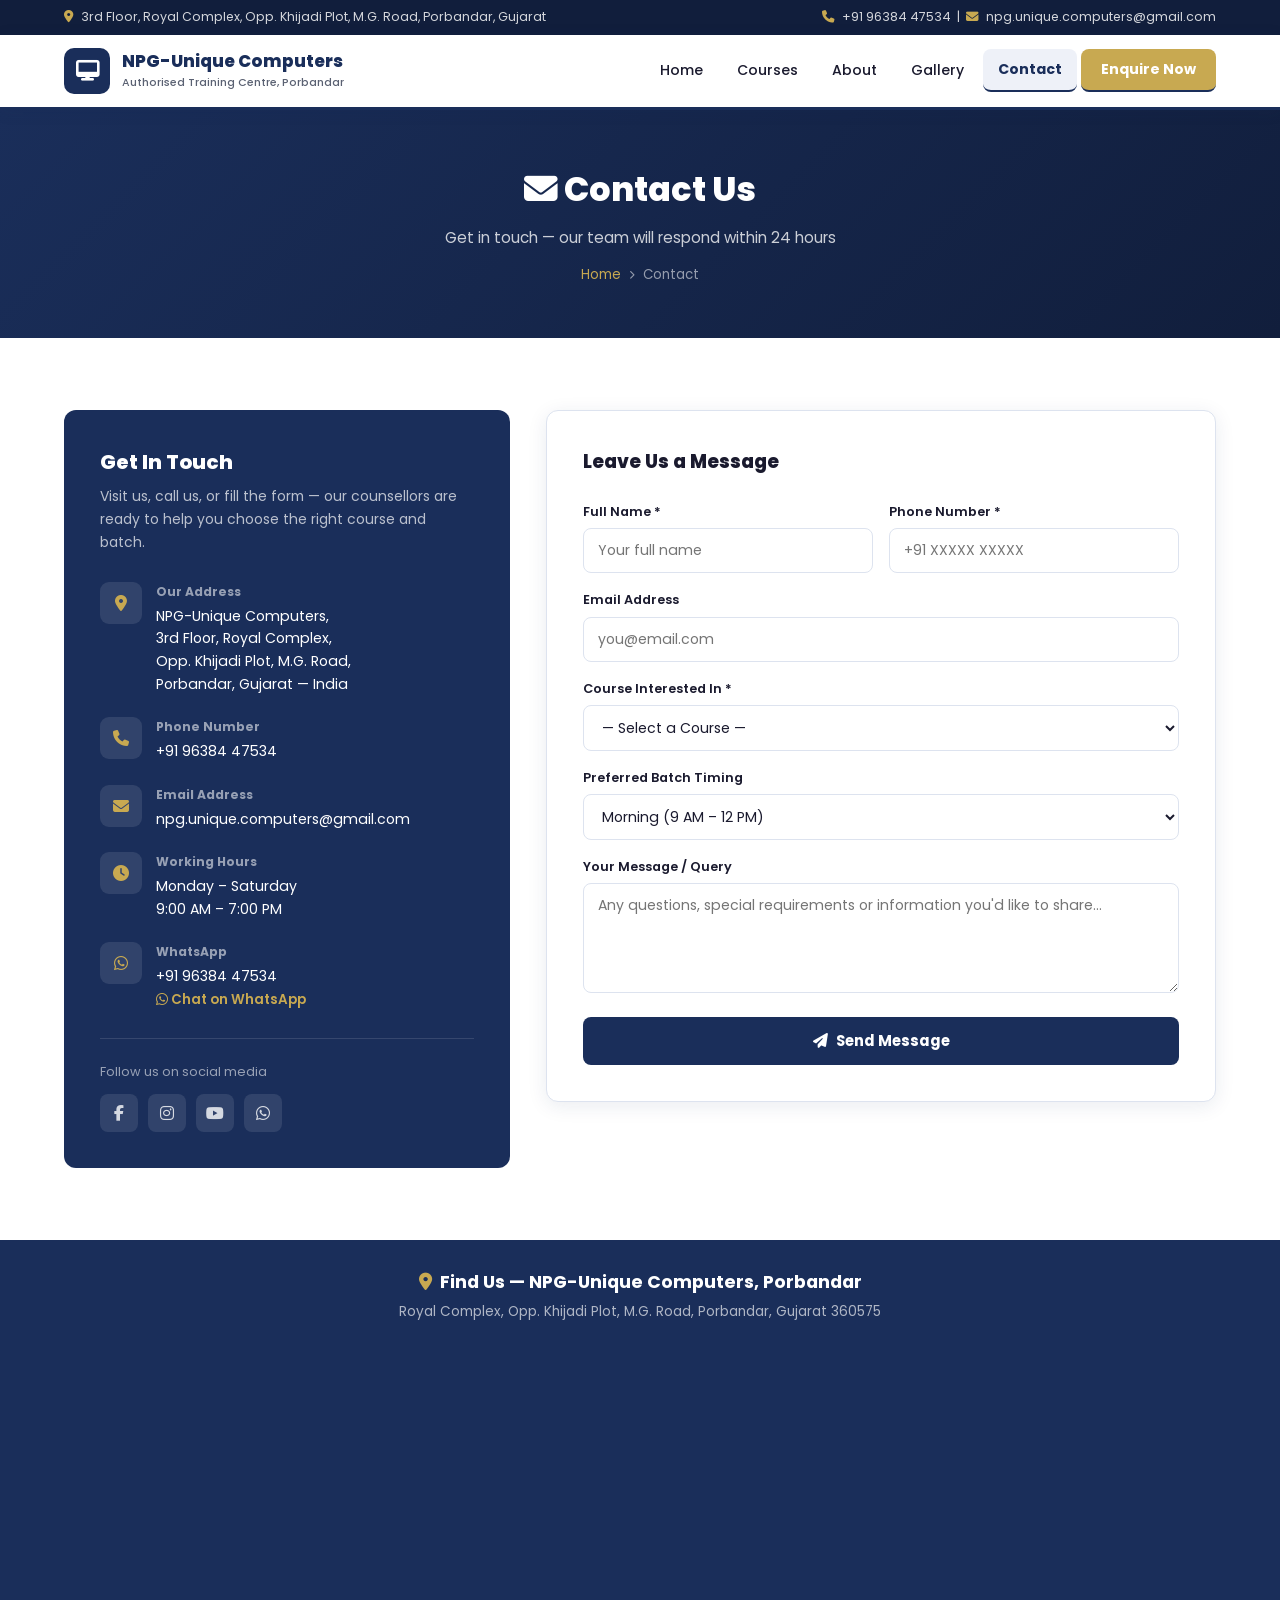
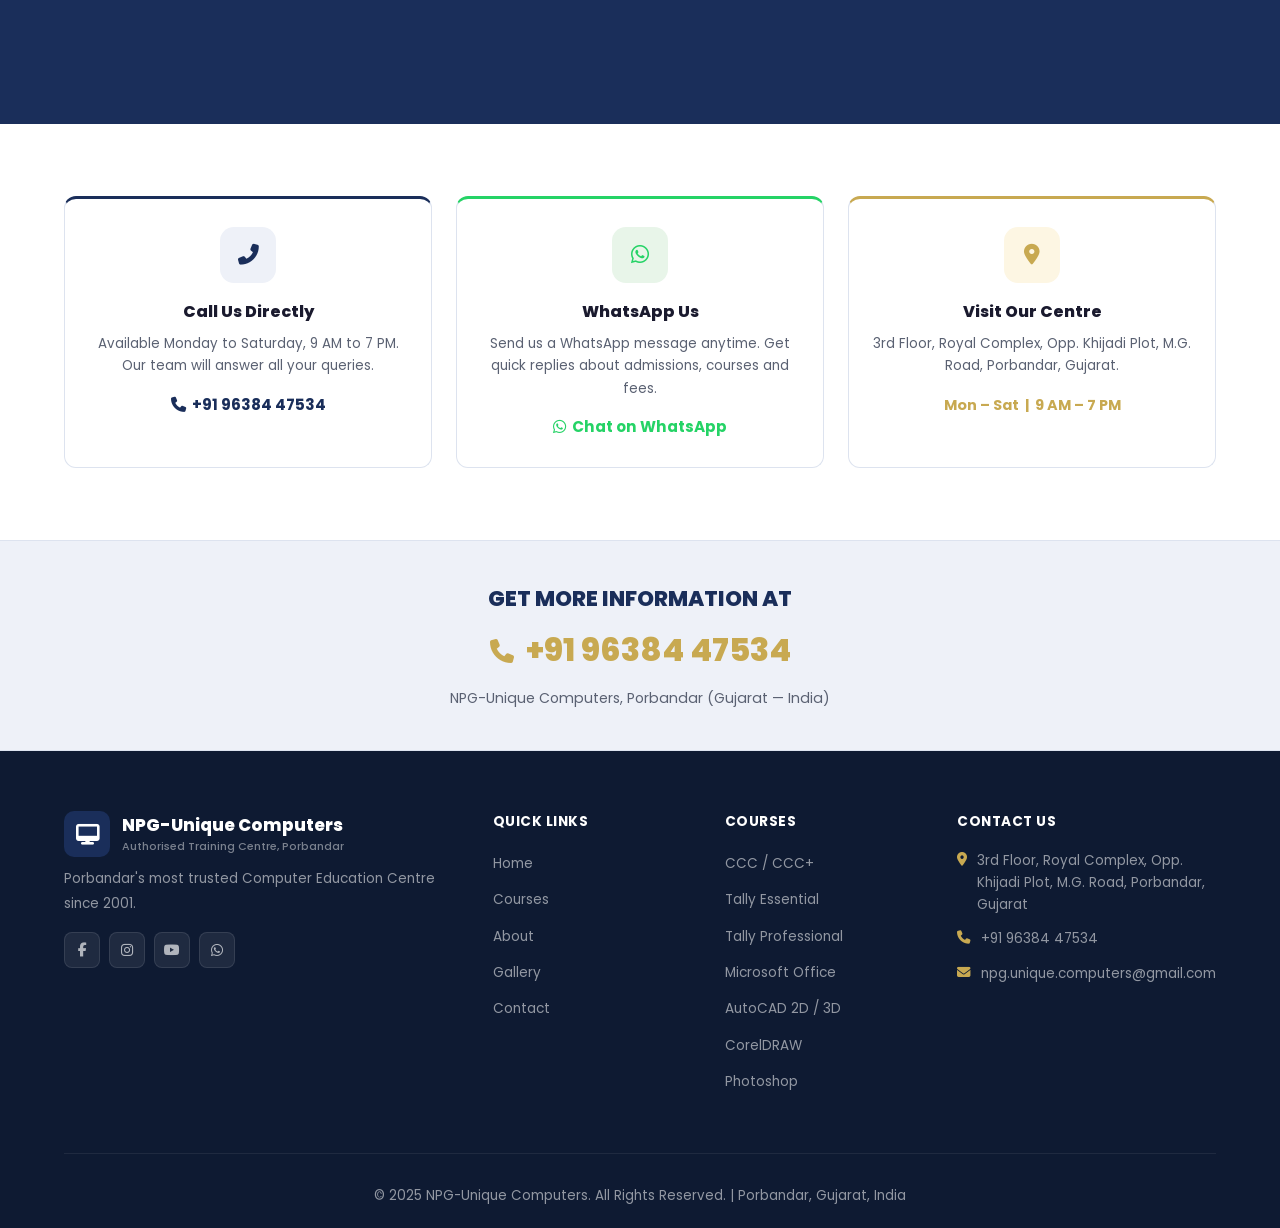
<file: contact.html>
<!DOCTYPE html>
<html lang="en">
<head>
  <meta charset="UTF-8"/>
  <meta name="viewport" content="width=device-width, initial-scale=1.0"/>
  <title>Contact — NPG-Unique Computers, Porbandar</title>
  <link rel="preconnect" href="https://fonts.googleapis.com"/>
  <link href="https://fonts.googleapis.com/css2?family=Poppins:wght@300;400;500;600;700;800&display=swap" rel="stylesheet"/>
  <link href="https://cdnjs.cloudflare.com/ajax/libs/font-awesome/6.5.0/css/all.min.css" rel="stylesheet"/>
  <link href="css/style.css" rel="stylesheet"/>
</head>
<body>

<div class="topbar"><div class="tb-inner"><span><i class="fas fa-map-marker-alt"></i> 3rd Floor, Royal Complex, Opp. Khijadi Plot, M.G. Road, Porbandar, Gujarat</span><span><i class="fas fa-phone"></i> +91 96384 47534 &nbsp;|&nbsp; <i class="fas fa-envelope"></i> npg.unique.computers@gmail.com</span></div></div>
<nav class="navbar">
  <div class="nav-inner">
    <a href="index.html" class="nav-logo">
      <div class="logo-box"><i class="fas fa-desktop"></i></div>
      <div class="logo-text"><strong>NPG-Unique Computers</strong><span>Authorised Training Centre, Porbandar</span></div>
    </a>
    <div class="hamburger"><span></span><span></span><span></span></div>
    <div class="nav-links">
      <a href="index.html">Home</a>
      <a href="courses.html">Courses</a>
      <a href="about.html">About</a>
      <a href="gallery.html">Gallery</a>
      <a href="contact.html" class="active">Contact</a>
      <a href="contact.html" class="btn-enquire">Enquire Now</a>
    </div>
  </div>
</nav>

<div class="page-header">
  <div class="container">
    <h1><i class="fas fa-envelope"></i> Contact Us</h1>
    <p>Get in touch — our team will respond within 24 hours</p>
    <div class="breadcrumb"><a href="index.html">Home</a><i class="fas fa-chevron-right"></i><span>Contact</span></div>
  </div>
</div>

<!-- Contact Section -->
<section class="section">
  <div class="container">
    <div class="contact-grid">

      <!-- Info Panel -->
      <div class="contact-info-panel reveal">
        <h3>Get In Touch</h3>
        <p>Visit us, call us, or fill the form — our counsellors are ready to help you choose the right course and batch.</p>

        <div class="ci">
          <div class="ci-icon"><i class="fas fa-map-marker-alt"></i></div>
          <div>
            <strong>Our Address</strong>
            <p>NPG-Unique Computers,<br/>3rd Floor, Royal Complex,<br/>Opp. Khijadi Plot, M.G. Road,<br/>Porbandar, Gujarat — India</p>
          </div>
        </div>

        <div class="ci">
          <div class="ci-icon"><i class="fas fa-phone"></i></div>
          <div>
            <strong>Phone Number</strong>
            <p>+91 96384 47534</p>
          </div>
        </div>

        <div class="ci">
          <div class="ci-icon"><i class="fas fa-envelope"></i></div>
          <div>
            <strong>Email Address</strong>
            <p>npg.unique.computers@gmail.com</p>
          </div>
        </div>

        <div class="ci">
          <div class="ci-icon"><i class="fas fa-clock"></i></div>
          <div>
            <strong>Working Hours</strong>
            <p>Monday – Saturday<br/>9:00 AM – 7:00 PM</p>
          </div>
        </div>

        <div class="ci">
          <div class="ci-icon"><i class="fab fa-whatsapp"></i></div>
          <div>
            <strong>WhatsApp</strong>
            <p>+91 96384 47534<br/>
            <a href="https://wa.me/919638447534" style="color:var(--gold);font-size:.84rem;font-weight:600">
              <i class="fab fa-whatsapp"></i> Chat on WhatsApp
            </a></p>
          </div>
        </div>

        <div style="margin-top:28px;padding-top:22px;border-top:1px solid rgba(255,255,255,.12)">
          <p style="font-size:.8rem;color:rgba(255,255,255,.55);margin-bottom:12px">Follow us on social media</p>
          <div style="display:flex;gap:10px">
            <a href="#" style="width:38px;height:38px;background:rgba(255,255,255,.1);border-radius:8px;display:flex;align-items:center;justify-content:center;color:rgba(255,255,255,.8);transition:background .2s" onmouseover="this.style.background='rgba(255,255,255,.22)'" onmouseout="this.style.background='rgba(255,255,255,.1)'"><i class="fab fa-facebook-f"></i></a>
            <a href="#" style="width:38px;height:38px;background:rgba(255,255,255,.1);border-radius:8px;display:flex;align-items:center;justify-content:center;color:rgba(255,255,255,.8);transition:background .2s" onmouseover="this.style.background='rgba(255,255,255,.22)'" onmouseout="this.style.background='rgba(255,255,255,.1)'"><i class="fab fa-instagram"></i></a>
            <a href="#" style="width:38px;height:38px;background:rgba(255,255,255,.1);border-radius:8px;display:flex;align-items:center;justify-content:center;color:rgba(255,255,255,.8);transition:background .2s" onmouseover="this.style.background='rgba(255,255,255,.22)'" onmouseout="this.style.background='rgba(255,255,255,.1)'"><i class="fab fa-youtube"></i></a>
            <a href="#" style="width:38px;height:38px;background:rgba(255,255,255,.1);border-radius:8px;display:flex;align-items:center;justify-content:center;color:rgba(255,255,255,.8);transition:background .2s" onmouseover="this.style.background='rgba(255,255,255,.22)'" onmouseout="this.style.background='rgba(255,255,255,.1)'"><i class="fab fa-whatsapp"></i></a>
          </div>
        </div>
      </div>

      <!-- Form Panel -->
      <div class="form-panel reveal">
        <h3>Leave Us a Message</h3>
        <form id="contactForm">
          <div class="frow">
            <div class="fg">
              <label>Full Name *</label>
              <input type="text" class="fc" placeholder="Your full name" required/>
            </div>
            <div class="fg">
              <label>Phone Number *</label>
              <input type="tel" class="fc" placeholder="+91 XXXXX XXXXX" required/>
            </div>
          </div>
          <div class="fg">
            <label>Email Address</label>
            <input type="email" class="fc" placeholder="you@email.com"/>
          </div>
          <div class="fg">
            <label>Course Interested In *</label>
            <select class="fc" required>
              <option value="">— Select a Course —</option>
              <option>CCC (NIELIT)</option>
              <option>CCC+ (NIELIT)</option>
              <option>Tally Essential</option>
              <option>Tally Professional</option>
              <option>Miracle Accounting</option>
              <option>Microsoft Office</option>
              <option>AutoCAD 2D</option>
              <option>AutoCAD 2D + 3D</option>
              <option>CorelDRAW</option>
              <option>Photoshop</option>
              <option>Paint</option>
              <option>Gujarati Typing</option>
              <option>Industrial Training</option>
              <option>Not sure — need guidance</option>
            </select>
          </div>
          <div class="fg">
            <label>Preferred Batch Timing</label>
            <select class="fc">
              <option>Morning (9 AM – 12 PM)</option>
              <option>Afternoon (12 PM – 3 PM)</option>
              <option>Evening (4 PM – 7 PM)</option>
              <option>Flexible / Any</option>
            </select>
          </div>
          <div class="fg">
            <label>Your Message / Query</label>
            <textarea class="fc" rows="4" placeholder="Any questions, special requirements or information you'd like to share..."></textarea>
          </div>
          <button type="submit" class="btn-send">
            <i class="fas fa-paper-plane"></i> Send Message
          </button>
        </form>
      </div>

    </div>
  </div>
</section>

<!-- Map -->
<div style="background:var(--navy);padding:28px 0 0">
  <div class="container">
    <h3 style="color:#fff;font-size:1.1rem;font-weight:700;margin-bottom:4px;text-align:center">
      <i class="fas fa-map-marker-alt" style="color:var(--gold);margin-right:8px"></i>Find Us — NPG-Unique Computers, Porbandar
    </h3>
    <p style="color:rgba(255,255,255,.65);font-size:.85rem;text-align:center;margin-bottom:20px">Royal Complex, Opp. Khijadi Plot, M.G. Road, Porbandar, Gujarat 360575</p>
  </div>
  <iframe
    src="https://www.google.com/maps/embed?pb=!1m18!1m12!1m3!1d14818.19512!2d69.6021!3d21.6417!2m3!1f0!2f0!3f0!3m2!1i1024!2i768!4f13.1!3m3!1m2!1s0x3959f3b3b57e1d71%3A0x46c3b3f5c6d4e2a0!2sPorbandar%2C%20Gujarat!5e0!3m2!1sen!2sin!4v1710000000000"
    width="100%" height="380" style="border:0;display:block" allowfullscreen="" loading="lazy"
    referrerpolicy="no-referrer-when-downgrade">
  </iframe>
</div>

<!-- Quick Contact Cards -->
<section class="section">
  <div class="container">
    <div class="g3">
      <div class="card reveal" style="padding:28px 22px;text-align:center;border-top:3px solid var(--navy)">
        <div style="width:56px;height:56px;background:var(--navy-bg);border-radius:14px;display:flex;align-items:center;justify-content:center;font-size:1.3rem;margin:0 auto 16px;color:var(--navy)"><i class="fas fa-phone-alt"></i></div>
        <h4 style="font-weight:800;margin-bottom:8px">Call Us Directly</h4>
        <p style="font-size:.84rem;color:var(--muted);margin-bottom:14px">Available Monday to Saturday, 9 AM to 7 PM. Our team will answer all your queries.</p>
        <a href="tel:+919638447534" style="color:var(--navy);font-weight:700;font-size:.95rem;display:flex;align-items:center;justify-content:center;gap:6px"><i class="fas fa-phone"></i> +91 96384 47534</a>
      </div>
      <div class="card reveal" style="padding:28px 22px;text-align:center;border-top:3px solid #25D366">
        <div style="width:56px;height:56px;background:#e8f5e9;border-radius:14px;display:flex;align-items:center;justify-content:center;font-size:1.3rem;margin:0 auto 16px;color:#25D366"><i class="fab fa-whatsapp"></i></div>
        <h4 style="font-weight:800;margin-bottom:8px">WhatsApp Us</h4>
        <p style="font-size:.84rem;color:var(--muted);margin-bottom:14px">Send us a WhatsApp message anytime. Get quick replies about admissions, courses and fees.</p>
        <a href="https://wa.me/919638447534" style="color:#25D366;font-weight:700;font-size:.95rem;display:flex;align-items:center;justify-content:center;gap:6px"><i class="fab fa-whatsapp"></i> Chat on WhatsApp</a>
      </div>
      <div class="card reveal" style="padding:28px 22px;text-align:center;border-top:3px solid var(--gold)">
        <div style="width:56px;height:56px;background:var(--gold-lt);border-radius:14px;display:flex;align-items:center;justify-content:center;font-size:1.3rem;margin:0 auto 16px;color:var(--gold)"><i class="fas fa-map-marker-alt"></i></div>
        <h4 style="font-weight:800;margin-bottom:8px">Visit Our Centre</h4>
        <p style="font-size:.84rem;color:var(--muted);margin-bottom:14px">3rd Floor, Royal Complex, Opp. Khijadi Plot, M.G. Road, Porbandar, Gujarat.</p>
        <span style="color:var(--gold);font-weight:700;font-size:.9rem">Mon – Sat &nbsp;|&nbsp; 9 AM – 7 PM</span>
      </div>
    </div>
  </div>
</section>

<!-- Get More Info Banner -->
<section style="background:var(--navy-bg);border-top:1px solid var(--border);border-bottom:1px solid var(--border);padding:40px 0;text-align:center">
  <div class="container">
    <h3 style="font-size:1.35rem;font-weight:800;margin-bottom:8px;color:var(--navy)">GET MORE INFORMATION AT</h3>
    <a href="tel:+919638447534" style="font-size:2rem;font-weight:800;color:var(--gold);display:inline-flex;align-items:center;gap:12px">
      <i class="fas fa-phone" style="font-size:1.5rem"></i> +91 96384 47534
    </a>
    <p style="color:var(--muted);margin-top:10px;font-size:.88rem">NPG-Unique Computers, Porbandar (Gujarat — India)</p>
  </div>
</section>

<footer class="footer">
  <div class="container">
    <div class="footer-grid">
      <div>
        <div class="nav-logo"><div class="logo-box"><i class="fas fa-desktop"></i></div><div class="logo-text"><strong style="color:#fff;font-size:1.05rem">NPG-Unique Computers</strong><span style="color:rgba(255,255,255,.45);font-size:.68rem">Authorised Training Centre, Porbandar</span></div></div>
        <p>Porbandar's most trusted Computer Education Centre since 2001.</p>
        <div class="f-social"><a href="#"><i class="fab fa-facebook-f"></i></a><a href="#"><i class="fab fa-instagram"></i></a><a href="#"><i class="fab fa-youtube"></i></a><a href="#"><i class="fab fa-whatsapp"></i></a></div>
      </div>
      <div><h5>Quick Links</h5><ul><li><a href="index.html">Home</a></li><li><a href="courses.html">Courses</a></li><li><a href="about.html">About</a></li><li><a href="gallery.html">Gallery</a></li><li><a href="contact.html">Contact</a></li></ul></div>
      <div><h5>Courses</h5><ul><li><a href="courses.html">CCC / CCC+</a></li><li><a href="courses.html">Tally Essential</a></li><li><a href="courses.html">Tally Professional</a></li><li><a href="courses.html">Microsoft Office</a></li><li><a href="courses.html">AutoCAD 2D / 3D</a></li><li><a href="courses.html">CorelDRAW</a></li><li><a href="courses.html">Photoshop</a></li></ul></div>
      <div><h5>Contact Us</h5><div class="f-contact-item"><i class="fas fa-map-marker-alt"></i><span>3rd Floor, Royal Complex, Opp. Khijadi Plot, M.G. Road, Porbandar, Gujarat</span></div><div class="f-contact-item"><i class="fas fa-phone"></i><span>+91 96384 47534</span></div><div class="f-contact-item"><i class="fas fa-envelope"></i><span>npg.unique.computers@gmail.com</span></div></div>
    </div>
    <div class="footer-bottom"><p>© 2025 NPG-Unique Computers. All Rights Reserved. | Porbandar, Gujarat, India</p></div>
  </div>
</footer>
<script src="js/main.js"></script>
</body>
</html>
</file>
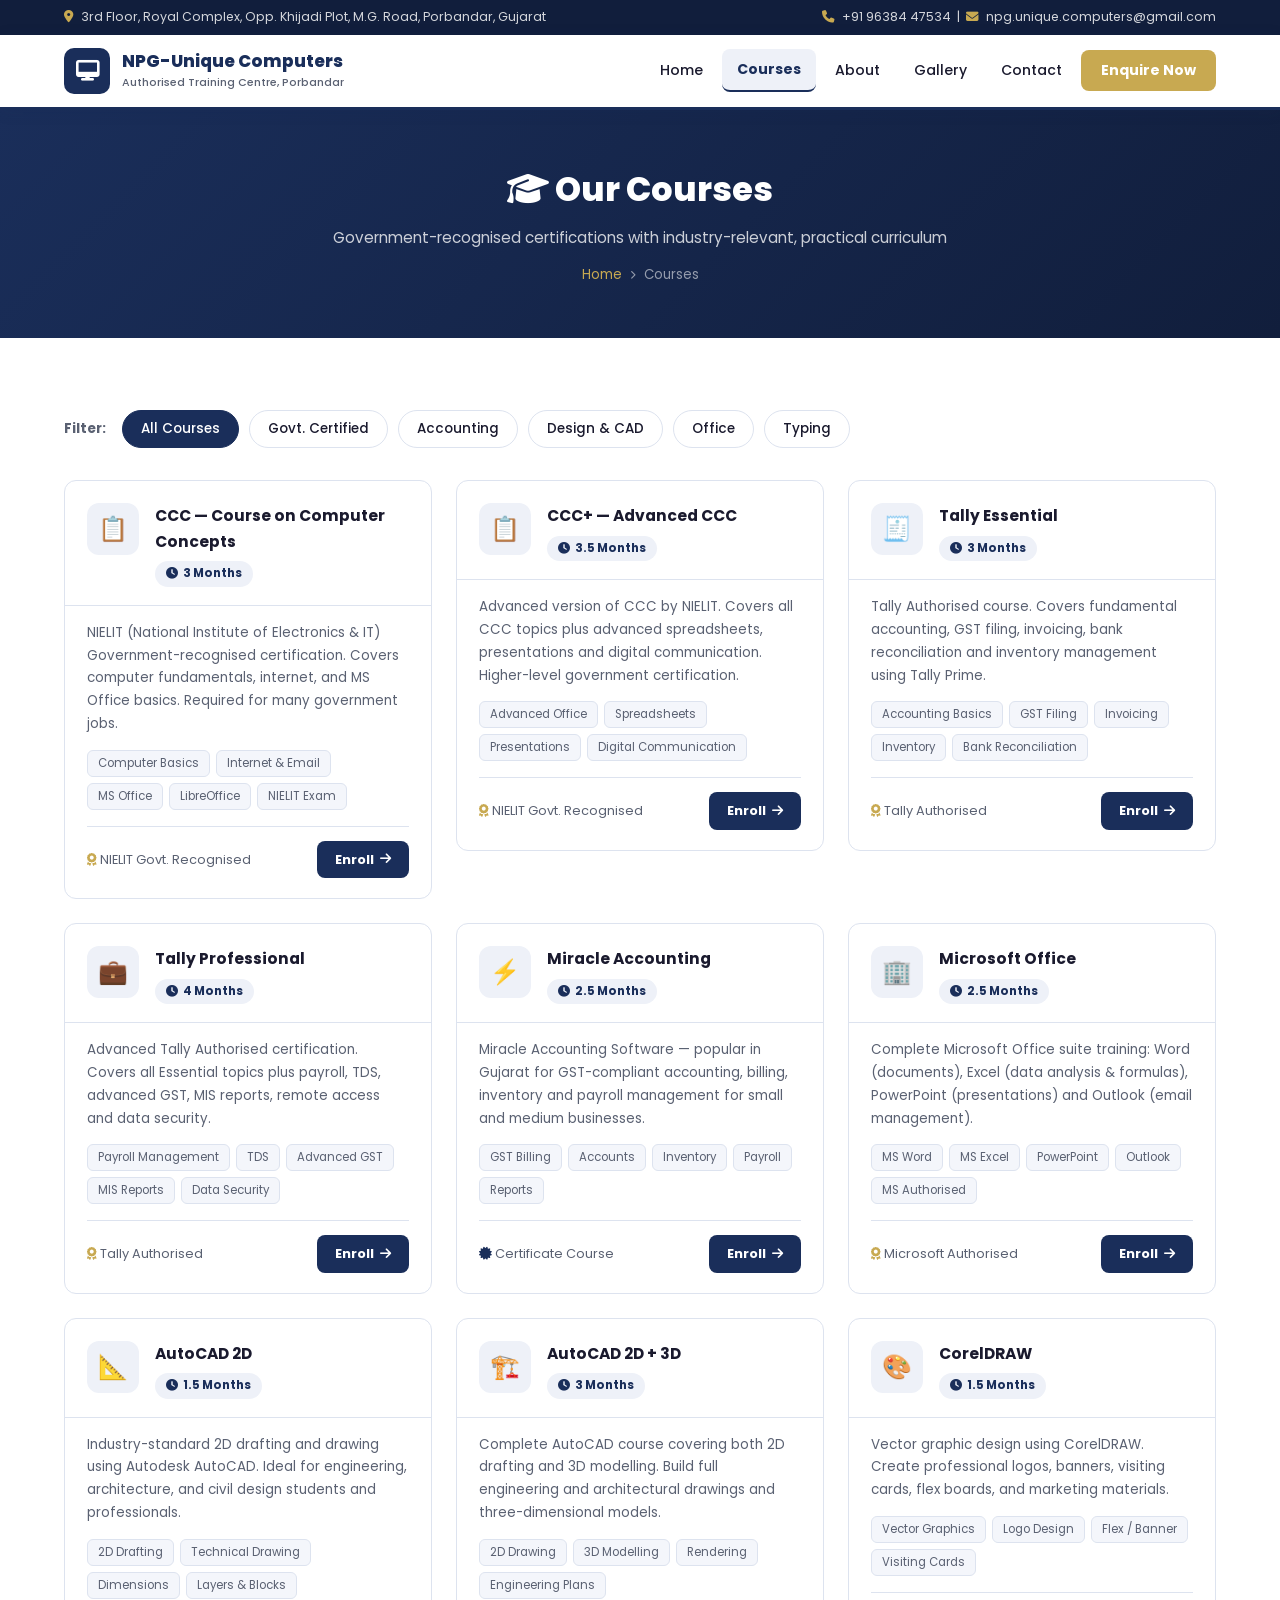
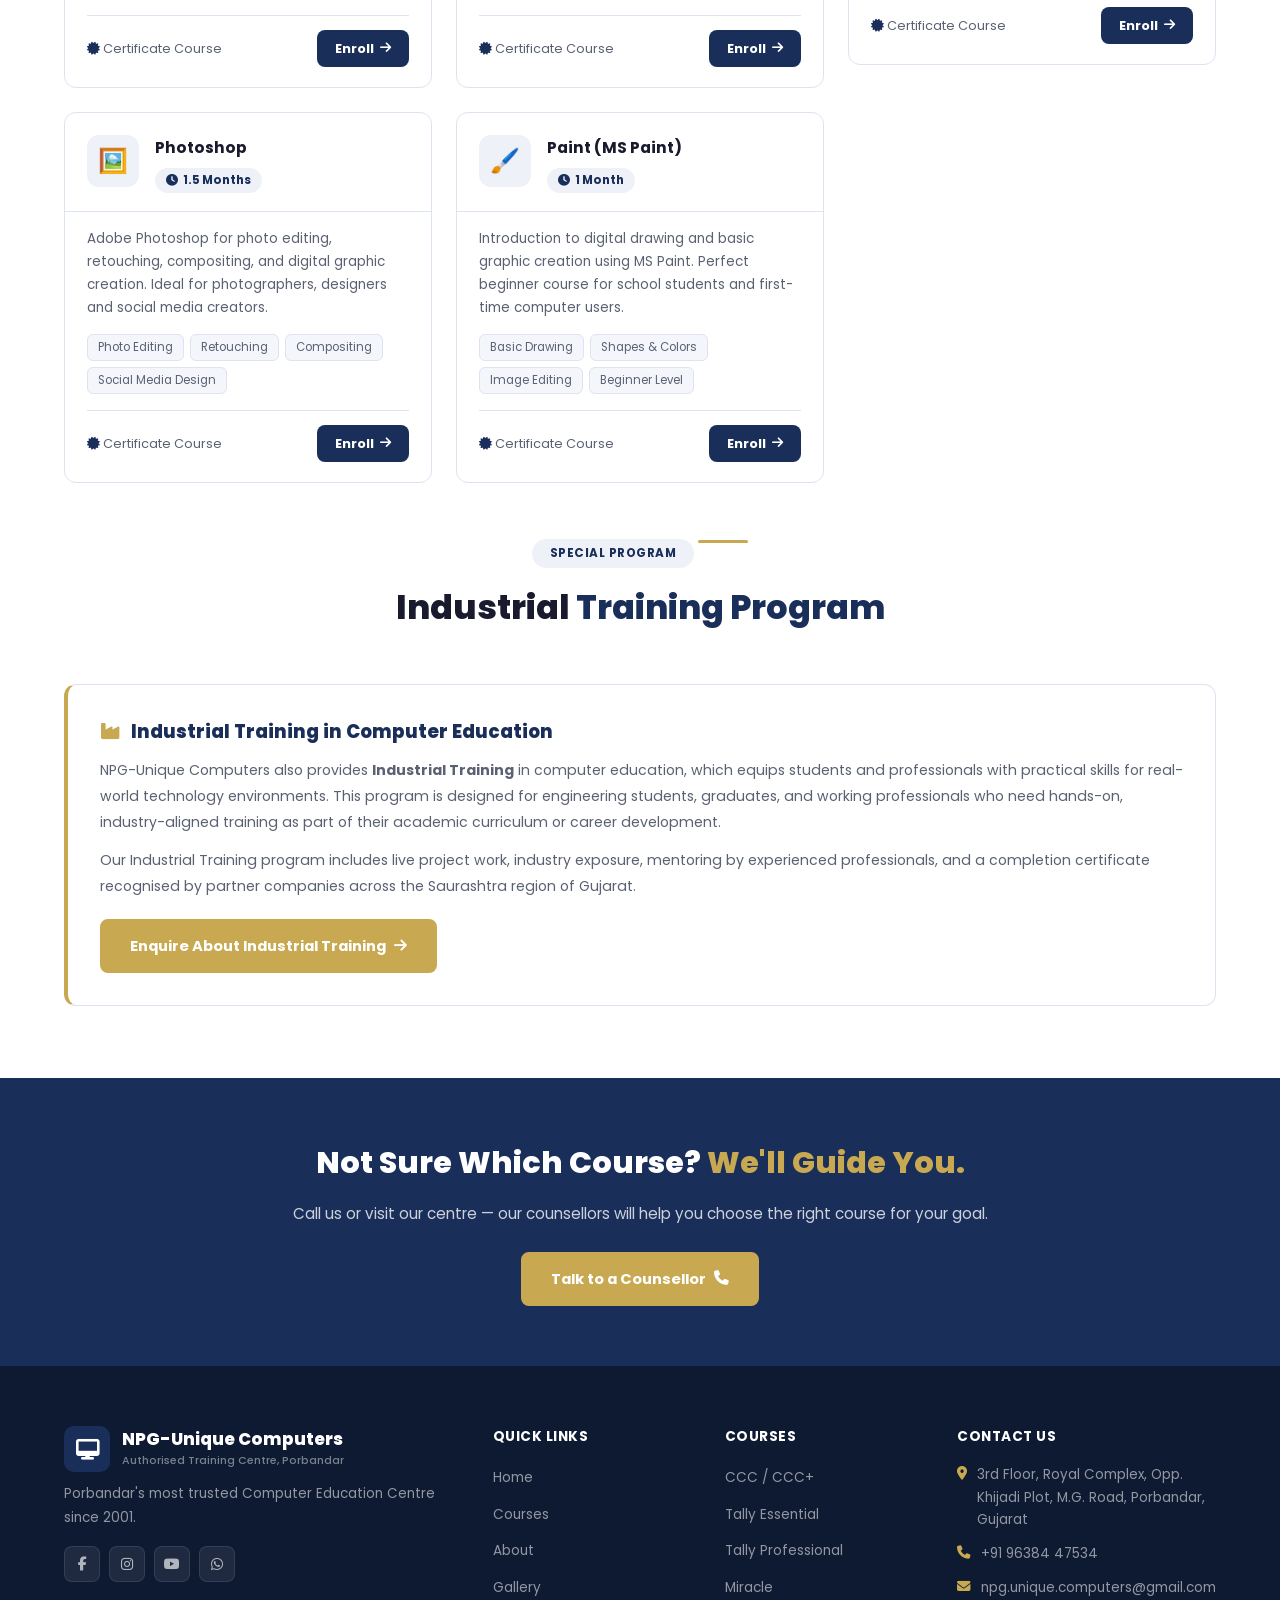
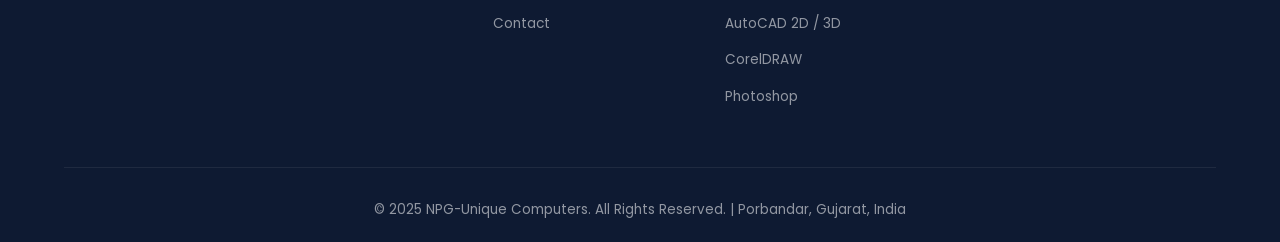
<file: courses.html>
<!DOCTYPE html>
<html lang="en">
<head>
  <meta charset="UTF-8"/>
  <meta name="viewport" content="width=device-width, initial-scale=1.0"/>
  <title>Courses — NPG-Unique Computers, Porbandar</title>
  <link rel="preconnect" href="https://fonts.googleapis.com"/>
  <link href="https://fonts.googleapis.com/css2?family=Poppins:wght@300;400;500;600;700;800&display=swap" rel="stylesheet"/>
  <link href="https://cdnjs.cloudflare.com/ajax/libs/font-awesome/6.5.0/css/all.min.css" rel="stylesheet"/>
  <link href="css/style.css" rel="stylesheet"/>
  <style>
    .filter-bar{display:flex;gap:10px;flex-wrap:wrap;margin-bottom:32px}
    .filter-btn{padding:8px 18px;border-radius:20px;border:1px solid var(--border);background:var(--white);font-size:.84rem;font-weight:500;cursor:pointer;transition:all .2s;color:var(--text);font-family:var(--font)}
    .filter-btn:hover,.filter-btn.active{background:var(--navy);color:#fff;border-color:var(--navy)}
    .ind-card{padding:32px;border-left:4px solid var(--gold)}
    .ind-card h3{font-size:1.15rem;font-weight:800;margin-bottom:10px;color:var(--navy)}
    .ind-card p{font-size:.88rem;color:var(--muted);line-height:1.85}
  </style>
</head>
<body>

<div class="topbar"><div class="tb-inner"><span><i class="fas fa-map-marker-alt"></i> 3rd Floor, Royal Complex, Opp. Khijadi Plot, M.G. Road, Porbandar, Gujarat</span><span><i class="fas fa-phone"></i> +91 96384 47534 &nbsp;|&nbsp; <i class="fas fa-envelope"></i> npg.unique.computers@gmail.com</span></div></div>
<nav class="navbar">
  <div class="nav-inner">
    <a href="index.html" class="nav-logo">
      <div class="logo-box"><i class="fas fa-desktop"></i></div>
      <div class="logo-text"><strong>NPG-Unique Computers</strong><span>Authorised Training Centre, Porbandar</span></div>
    </a>
    <div class="hamburger"><span></span><span></span><span></span></div>
    <div class="nav-links">
      <a href="index.html">Home</a>
      <a href="courses.html" class="active">Courses</a>
      <a href="about.html">About</a>
      <a href="gallery.html">Gallery</a>
      <a href="contact.html">Contact</a>
      <a href="contact.html" class="btn-enquire">Enquire Now</a>
    </div>
  </div>
</nav>

<div class="page-header">
  <div class="container">
    <h1><i class="fas fa-graduation-cap"></i> Our Courses</h1>
    <p>Government-recognised certifications with industry-relevant, practical curriculum</p>
    <div class="breadcrumb"><a href="index.html">Home</a><i class="fas fa-chevron-right"></i><span>Courses</span></div>
  </div>
</div>

<section class="section">
  <div class="container">

    <div class="filter-bar">
      <strong style="color:var(--muted);font-size:.84rem;margin-right:6px;align-self:center">Filter:</strong>
      <button class="filter-btn active" data-filter="all">All Courses</button>
      <button class="filter-btn" data-filter="govt">Govt. Certified</button>
      <button class="filter-btn" data-filter="accounting">Accounting</button>
      <button class="filter-btn" data-filter="design">Design & CAD</button>
      <button class="filter-btn" data-filter="office">Office</button>
      <button class="filter-btn" data-filter="typing">Typing</button>
    </div>

    <div class="g3">

      <!-- CCC -->
      <div data-cat="govt">
        <div class="card course-card reveal">
          <div class="cc-top">
            <div class="cc-icon">📋</div>
            <div><h3>CCC — Course on Computer Concepts</h3><div class="cc-dur"><i class="fas fa-clock"></i> 3 Months</div></div>
          </div>
          <div class="cc-body">
            <p>NIELIT (National Institute of Electronics & IT) Government-recognised certification. Covers computer fundamentals, internet, and MS Office basics. Required for many government jobs.</p>
            <div class="cc-topics"><span>Computer Basics</span><span>Internet & Email</span><span>MS Office</span><span>LibreOffice</span><span>NIELIT Exam</span></div>
            <div class="cc-footer">
              <span style="font-size:.8rem;color:var(--muted)"><i class="fas fa-award" style="color:var(--gold)"></i> NIELIT Govt. Recognised</span>
              <a href="contact.html" class="btn-enroll">Enroll <i class="fas fa-arrow-right"></i></a>
            </div>
          </div>
        </div>
      </div>

      <!-- CCC+ -->
      <div data-cat="govt">
        <div class="card course-card reveal">
          <div class="cc-top">
            <div class="cc-icon">📋</div>
            <div><h3>CCC+ — Advanced CCC</h3><div class="cc-dur"><i class="fas fa-clock"></i> 3.5 Months</div></div>
          </div>
          <div class="cc-body">
            <p>Advanced version of CCC by NIELIT. Covers all CCC topics plus advanced spreadsheets, presentations and digital communication. Higher-level government certification.</p>
            <div class="cc-topics"><span>Advanced Office</span><span>Spreadsheets</span><span>Presentations</span><span>Digital Communication</span></div>
            <div class="cc-footer">
              <span style="font-size:.8rem;color:var(--muted)"><i class="fas fa-award" style="color:var(--gold)"></i> NIELIT Govt. Recognised</span>
              <a href="contact.html" class="btn-enroll">Enroll <i class="fas fa-arrow-right"></i></a>
            </div>
          </div>
        </div>
      </div>

      <!-- Tally Essential -->
      <div data-cat="accounting">
        <div class="card course-card reveal">
          <div class="cc-top">
            <div class="cc-icon">🧾</div>
            <div><h3>Tally Essential</h3><div class="cc-dur"><i class="fas fa-clock"></i> 3 Months</div></div>
          </div>
          <div class="cc-body">
            <p>Tally Authorised course. Covers fundamental accounting, GST filing, invoicing, bank reconciliation and inventory management using Tally Prime.</p>
            <div class="cc-topics"><span>Accounting Basics</span><span>GST Filing</span><span>Invoicing</span><span>Inventory</span><span>Bank Reconciliation</span></div>
            <div class="cc-footer">
              <span style="font-size:.8rem;color:var(--muted)"><i class="fas fa-award" style="color:var(--gold)"></i> Tally Authorised</span>
              <a href="contact.html" class="btn-enroll">Enroll <i class="fas fa-arrow-right"></i></a>
            </div>
          </div>
        </div>
      </div>

      <!-- Tally Professional -->
      <div data-cat="accounting">
        <div class="card course-card reveal">
          <div class="cc-top">
            <div class="cc-icon">💼</div>
            <div><h3>Tally Professional</h3><div class="cc-dur"><i class="fas fa-clock"></i> 4 Months</div></div>
          </div>
          <div class="cc-body">
            <p>Advanced Tally Authorised certification. Covers all Essential topics plus payroll, TDS, advanced GST, MIS reports, remote access and data security.</p>
            <div class="cc-topics"><span>Payroll Management</span><span>TDS</span><span>Advanced GST</span><span>MIS Reports</span><span>Data Security</span></div>
            <div class="cc-footer">
              <span style="font-size:.8rem;color:var(--muted)"><i class="fas fa-award" style="color:var(--gold)"></i> Tally Authorised</span>
              <a href="contact.html" class="btn-enroll">Enroll <i class="fas fa-arrow-right"></i></a>
            </div>
          </div>
        </div>
      </div>

      <!-- Miracle -->
      <div data-cat="accounting">
        <div class="card course-card reveal">
          <div class="cc-top">
            <div class="cc-icon">⚡</div>
            <div><h3>Miracle Accounting</h3><div class="cc-dur"><i class="fas fa-clock"></i> 2.5 Months</div></div>
          </div>
          <div class="cc-body">
            <p>Miracle Accounting Software — popular in Gujarat for GST-compliant accounting, billing, inventory and payroll management for small and medium businesses.</p>
            <div class="cc-topics"><span>GST Billing</span><span>Accounts</span><span>Inventory</span><span>Payroll</span><span>Reports</span></div>
            <div class="cc-footer">
              <span style="font-size:.8rem;color:var(--muted)"><i class="fas fa-certificate" style="color:var(--navy)"></i> Certificate Course</span>
              <a href="contact.html" class="btn-enroll">Enroll <i class="fas fa-arrow-right"></i></a>
            </div>
          </div>
        </div>
      </div>

      <!-- Microsoft Office -->
      <div data-cat="office">
        <div class="card course-card reveal">
          <div class="cc-top">
            <div class="cc-icon">🏢</div>
            <div><h3>Microsoft Office</h3><div class="cc-dur"><i class="fas fa-clock"></i> 2.5 Months</div></div>
          </div>
          <div class="cc-body">
            <p>Complete Microsoft Office suite training: Word (documents), Excel (data analysis & formulas), PowerPoint (presentations) and Outlook (email management).</p>
            <div class="cc-topics"><span>MS Word</span><span>MS Excel</span><span>PowerPoint</span><span>Outlook</span><span>MS Authorised</span></div>
            <div class="cc-footer">
              <span style="font-size:.8rem;color:var(--muted)"><i class="fas fa-award" style="color:var(--gold)"></i> Microsoft Authorised</span>
              <a href="contact.html" class="btn-enroll">Enroll <i class="fas fa-arrow-right"></i></a>
            </div>
          </div>
        </div>
      </div>

      <!-- AutoCAD 2D -->
      <div data-cat="design">
        <div class="card course-card reveal">
          <div class="cc-top">
            <div class="cc-icon">📐</div>
            <div><h3>AutoCAD 2D</h3><div class="cc-dur"><i class="fas fa-clock"></i> 1.5 Months</div></div>
          </div>
          <div class="cc-body">
            <p>Industry-standard 2D drafting and drawing using Autodesk AutoCAD. Ideal for engineering, architecture, and civil design students and professionals.</p>
            <div class="cc-topics"><span>2D Drafting</span><span>Technical Drawing</span><span>Dimensions</span><span>Layers & Blocks</span></div>
            <div class="cc-footer">
              <span style="font-size:.8rem;color:var(--muted)"><i class="fas fa-certificate" style="color:var(--navy)"></i> Certificate Course</span>
              <a href="contact.html" class="btn-enroll">Enroll <i class="fas fa-arrow-right"></i></a>
            </div>
          </div>
        </div>
      </div>

      <!-- AutoCAD 2D+3D -->
      <div data-cat="design">
        <div class="card course-card reveal">
          <div class="cc-top">
            <div class="cc-icon">🏗️</div>
            <div><h3>AutoCAD 2D + 3D</h3><div class="cc-dur"><i class="fas fa-clock"></i> 3 Months</div></div>
          </div>
          <div class="cc-body">
            <p>Complete AutoCAD course covering both 2D drafting and 3D modelling. Build full engineering and architectural drawings and three-dimensional models.</p>
            <div class="cc-topics"><span>2D Drawing</span><span>3D Modelling</span><span>Rendering</span><span>Engineering Plans</span></div>
            <div class="cc-footer">
              <span style="font-size:.8rem;color:var(--muted)"><i class="fas fa-certificate" style="color:var(--navy)"></i> Certificate Course</span>
              <a href="contact.html" class="btn-enroll">Enroll <i class="fas fa-arrow-right"></i></a>
            </div>
          </div>
        </div>
      </div>

      <!-- CorelDRAW -->
      <div data-cat="design">
        <div class="card course-card reveal">
          <div class="cc-top">
            <div class="cc-icon">🎨</div>
            <div><h3>CorelDRAW</h3><div class="cc-dur"><i class="fas fa-clock"></i> 1.5 Months</div></div>
          </div>
          <div class="cc-body">
            <p>Vector graphic design using CorelDRAW. Create professional logos, banners, visiting cards, flex boards, and marketing materials.</p>
            <div class="cc-topics"><span>Vector Graphics</span><span>Logo Design</span><span>Flex / Banner</span><span>Visiting Cards</span></div>
            <div class="cc-footer">
              <span style="font-size:.8rem;color:var(--muted)"><i class="fas fa-certificate" style="color:var(--navy)"></i> Certificate Course</span>
              <a href="contact.html" class="btn-enroll">Enroll <i class="fas fa-arrow-right"></i></a>
            </div>
          </div>
        </div>
      </div>

      <!-- Photoshop -->
      <div data-cat="design">
        <div class="card course-card reveal">
          <div class="cc-top">
            <div class="cc-icon">🖼️</div>
            <div><h3>Photoshop</h3><div class="cc-dur"><i class="fas fa-clock"></i> 1.5 Months</div></div>
          </div>
          <div class="cc-body">
            <p>Adobe Photoshop for photo editing, retouching, compositing, and digital graphic creation. Ideal for photographers, designers and social media creators.</p>
            <div class="cc-topics"><span>Photo Editing</span><span>Retouching</span><span>Compositing</span><span>Social Media Design</span></div>
            <div class="cc-footer">
              <span style="font-size:.8rem;color:var(--muted)"><i class="fas fa-certificate" style="color:var(--navy)"></i> Certificate Course</span>
              <a href="contact.html" class="btn-enroll">Enroll <i class="fas fa-arrow-right"></i></a>
            </div>
          </div>
        </div>
      </div>

      <!-- Paint -->
      <div data-cat="design">
        <div class="card course-card reveal">
          <div class="cc-top">
            <div class="cc-icon">🖌️</div>
            <div><h3>Paint (MS Paint)</h3><div class="cc-dur"><i class="fas fa-clock"></i> 1 Month</div></div>
          </div>
          <div class="cc-body">
            <p>Introduction to digital drawing and basic graphic creation using MS Paint. Perfect beginner course for school students and first-time computer users.</p>
            <div class="cc-topics"><span>Basic Drawing</span><span>Shapes & Colors</span><span>Image Editing</span><span>Beginner Level</span></div>
            <div class="cc-footer">
              <span style="font-size:.8rem;color:var(--muted)"><i class="fas fa-certificate" style="color:var(--navy)"></i> Certificate Course</span>
              <a href="contact.html" class="btn-enroll">Enroll <i class="fas fa-arrow-right"></i></a>
            </div>
          </div>
        </div>
      </div>

      <!-- Gujarati Typing -->
      <div data-cat="typing">
        <div class="card course-card reveal">
          <div class="cc-top">
            <div class="cc-icon">⌨️</div>
            <div><h3>Gujarati Typing</h3><div class="cc-dur"><i class="fas fa-clock"></i> 15 Days</div></div>
          </div>
          <div class="cc-body">
            <p>Fast-track Gujarati typing course on computer keyboard. Essential for government jobs, data entry, and local business documentation in Gujarat.</p>
            <div class="cc-topics"><span>Gujarati Keyboard</span><span>Speed Building</span><span>Shruti Font</span><span>Govt. Job Prep</span></div>
            <div class="cc-footer">
              <span style="font-size:.8rem;color:var(--muted)"><i class="fas fa-certificate" style="color:var(--navy)"></i> Certificate Course</span>
              <a href="contact.html" class="btn-enroll">Enroll <i class="fas fa-arrow-right"></i></a>
            </div>
          </div>
        </div>
      </div>

    </div>

    <!-- Industrial Training -->
    <div style="margin-top:56px">
      <div class="sec-head">
        <div class="tag">Special Program</div>
        <div class="gold-line"></div>
        <h2>Industrial <span>Training Program</span></h2>
      </div>
      <div class="card ind-card reveal">
        <h3><i class="fas fa-industry" style="color:var(--gold);margin-right:10px"></i>Industrial Training in Computer Education</h3>
        <p>NPG-Unique Computers also provides <strong>Industrial Training</strong> in computer education, which equips students and professionals with practical skills for real-world technology environments. This program is designed for engineering students, graduates, and working professionals who need hands-on, industry-aligned training as part of their academic curriculum or career development.</p>
        <p style="margin-top:12px">Our Industrial Training program includes live project work, industry exposure, mentoring by experienced professionals, and a completion certificate recognised by partner companies across the Saurashtra region of Gujarat.</p>
        <a href="contact.html" class="btn-gold" style="display:inline-flex;margin-top:20px">Enquire About Industrial Training <i class="fas fa-arrow-right"></i></a>
      </div>
    </div>

  </div>
</section>

<section class="cta-section">
  <div class="container">
    <h2>Not Sure Which Course? <span>We'll Guide You.</span></h2>
    <p>Call us or visit our centre — our counsellors will help you choose the right course for your goal.</p>
    <a href="contact.html" class="btn-gold">Talk to a Counsellor <i class="fas fa-phone"></i></a>
  </div>
</section>

<footer class="footer">
  <div class="container">
    <div class="footer-grid">
      <div>
        <div class="nav-logo"><div class="logo-box"><i class="fas fa-desktop"></i></div><div class="logo-text"><strong style="color:#fff;font-size:1.05rem">NPG-Unique Computers</strong><span style="color:rgba(255,255,255,.45);font-size:.68rem">Authorised Training Centre, Porbandar</span></div></div>
        <p>Porbandar's most trusted Computer Education Centre since 2001.</p>
        <div class="f-social"><a href="#"><i class="fab fa-facebook-f"></i></a><a href="#"><i class="fab fa-instagram"></i></a><a href="#"><i class="fab fa-youtube"></i></a><a href="#"><i class="fab fa-whatsapp"></i></a></div>
      </div>
      <div><h5>Quick Links</h5><ul><li><a href="index.html">Home</a></li><li><a href="courses.html">Courses</a></li><li><a href="about.html">About</a></li><li><a href="gallery.html">Gallery</a></li><li><a href="contact.html">Contact</a></li></ul></div>
      <div><h5>Courses</h5><ul><li><a href="courses.html">CCC / CCC+</a></li><li><a href="courses.html">Tally Essential</a></li><li><a href="courses.html">Tally Professional</a></li><li><a href="courses.html">Miracle</a></li><li><a href="courses.html">AutoCAD 2D / 3D</a></li><li><a href="courses.html">CorelDRAW</a></li><li><a href="courses.html">Photoshop</a></li></ul></div>
      <div><h5>Contact Us</h5><div class="f-contact-item"><i class="fas fa-map-marker-alt"></i><span>3rd Floor, Royal Complex, Opp. Khijadi Plot, M.G. Road, Porbandar, Gujarat</span></div><div class="f-contact-item"><i class="fas fa-phone"></i><span>+91 96384 47534</span></div><div class="f-contact-item"><i class="fas fa-envelope"></i><span>npg.unique.computers@gmail.com</span></div></div>
    </div>
    <div class="footer-bottom"><p>© 2025 NPG-Unique Computers. All Rights Reserved. | Porbandar, Gujarat, India</p></div>
  </div>
</footer>
<script src="js/main.js"></script>
</body>
</html>
</file>
<file: css/style.css>
/* ══════════════════════════════════════════
   NPG-UNIQUE COMPUTERS  |  Global Styles
   White + Navy #1a2e5a + Gold #c8a951
══════════════════════════════════════════ */
:root {
  --navy:       #1a2e5a;
  --navy-dark:  #111e3c;
  --navy-light: #243872;
  --navy-bg:    #eef1f8;
  --gold:       #c8a951;
  --gold-lt:    #fdf6e3;
  --green:      #2e7d32;
  --white:      #ffffff;
  --bg:         #f4f6fb;
  --text:       #1a1a2e;
  --muted:      #5a6172;
  --border:     #dde3ef;
  --shadow:     0 4px 20px rgba(26,46,90,.09);
  --shadow-md:  0 8px 32px rgba(26,46,90,.14);
  --radius:     12px;
  --rsm:        8px;
  --font:       'Poppins', sans-serif;
}
*,*::before,*::after{box-sizing:border-box;margin:0;padding:0}
html{scroll-behavior:smooth}
body{font-family:var(--font);color:var(--text);background:var(--white);line-height:1.65}
a{text-decoration:none;color:inherit}
ul{list-style:none}
img{max-width:100%;display:block}
::-webkit-scrollbar{width:5px}
::-webkit-scrollbar-thumb{background:var(--navy);border-radius:3px}

/* ── TOP BAR ─────────────────────────── */
.topbar{background:var(--navy-dark);color:rgba(255,255,255,.82);font-size:.78rem;padding:7px 0}
.topbar .tb-inner{max-width:1200px;margin:0 auto;padding:0 24px;display:flex;align-items:center;justify-content:space-between;gap:12px;flex-wrap:wrap}
.topbar i{color:var(--gold);margin-right:5px}
.topbar a{color:var(--gold)}

/* ── NAVBAR ──────────────────────────── */
.navbar{position:sticky;top:0;z-index:999;background:var(--white);border-bottom:3px solid var(--navy);box-shadow:0 2px 14px rgba(26,46,90,.10)}
.nav-inner{max-width:1200px;margin:0 auto;padding:13px 24px;display:flex;align-items:center;justify-content:space-between}
.nav-logo{display:flex;align-items:center;gap:12px}
.logo-box{width:46px;height:46px;background:var(--navy);border-radius:10px;display:flex;align-items:center;justify-content:center;color:#fff;font-size:1.3rem}
.logo-text{line-height:1.2}
.logo-text strong{display:block;font-size:1.05rem;font-weight:800;color:var(--navy)}
.logo-text span{font-size:.68rem;font-weight:500;color:var(--muted)}
.nav-links{display:flex;align-items:center;gap:4px}
.nav-links a{padding:9px 15px;border-radius:var(--rsm);font-size:.88rem;font-weight:500;color:var(--text);transition:all .2s}
.nav-links a:hover,.nav-links a.active{background:var(--navy-bg);color:var(--navy)}
.nav-links a.active{font-weight:700;border-bottom:2px solid var(--navy)}
.btn-enquire{background:var(--gold)!important;color:#fff!important;font-weight:700!important;padding:9px 20px!important;border-radius:var(--rsm)!important;transition:background .2s!important}
.btn-enquire:hover{background:#a8893a!important}
.hamburger{display:none;flex-direction:column;gap:5px;cursor:pointer;padding:6px}
.hamburger span{display:block;width:25px;height:2px;background:var(--navy);border-radius:2px;transition:all .3s}

/* ── HERO ────────────────────────────── */
.hero{background:linear-gradient(135deg,var(--navy) 0%,var(--navy-dark) 100%);color:#fff;padding:80px 0 64px;position:relative;overflow:hidden}
.hero::before{content:'';position:absolute;inset:0;background:url("data:image/svg+xml,%3Csvg width='80' height='80' viewBox='0 0 80 80' xmlns='http://www.w3.org/2000/svg'%3E%3Cg fill='%23ffffff' fill-opacity='0.03'%3E%3Cpath d='M0 0h80v80H0z'/%3E%3C/g%3E%3C/svg%3E")}
.hero-wrap{max-width:1200px;margin:0 auto;padding:0 24px;display:flex;align-items:center;gap:60px}
.hero-text{flex:1;position:relative;z-index:1}
.hero-label{display:inline-flex;align-items:center;gap:8px;background:rgba(200,169,81,.18);border:1px solid rgba(200,169,81,.4);color:var(--gold);padding:7px 18px;border-radius:30px;font-size:.78rem;font-weight:700;letter-spacing:.5px;text-transform:uppercase;margin-bottom:22px;animation:fadeUp .6s ease both}
.hero h1{font-size:clamp(2rem,4.5vw,3.2rem);font-weight:800;line-height:1.15;margin-bottom:8px;animation:fadeUp .6s .1s ease both}
.hero h1 span{color:var(--gold)}
.hero-sub-heading{font-size:1rem;color:rgba(255,255,255,.7);font-weight:500;margin-bottom:20px;animation:fadeUp .6s .15s ease both}
.hero p{font-size:.97rem;color:rgba(255,255,255,.82);max-width:520px;line-height:1.85;margin-bottom:32px;animation:fadeUp .6s .2s ease both}
.hero-btns{display:flex;gap:14px;flex-wrap:wrap;animation:fadeUp .6s .3s ease both}
.btn-gold{background:var(--gold);color:#fff;padding:13px 28px;border-radius:var(--rsm);font-weight:700;font-size:.92rem;display:inline-flex;align-items:center;gap:8px;border:2px solid var(--gold);transition:all .2s}
.btn-gold:hover{background:#a8893a;border-color:#a8893a;transform:translateY(-2px);box-shadow:0 6px 20px rgba(200,169,81,.35)}
.btn-wh{background:transparent;color:#fff;padding:13px 28px;border-radius:var(--rsm);font-weight:600;font-size:.92rem;border:2px solid rgba(255,255,255,.45);display:inline-flex;align-items:center;gap:8px;transition:all .2s}
.btn-wh:hover{background:rgba(255,255,255,.1);border-color:#fff}
.hero-stats{display:flex;gap:28px;margin-top:44px;flex-wrap:wrap;animation:fadeUp .6s .4s ease both}
.hstat strong{display:block;font-size:1.7rem;font-weight:800;color:var(--gold)}
.hstat span{font-size:.78rem;color:rgba(255,255,255,.7);line-height:1.4}
.hero-visual{flex:0 0 400px;position:relative;z-index:1;animation:fadeLeft .8s .3s ease both}
.hero-card{background:rgba(255,255,255,.08);backdrop-filter:blur(10px);border:1px solid rgba(255,255,255,.15);border-radius:16px;padding:28px;box-shadow:0 20px 60px rgba(0,0,0,.3)}
.hero-card h3{font-size:1rem;font-weight:700;color:#fff;margin-bottom:16px;padding-bottom:12px;border-bottom:1px solid rgba(255,255,255,.15)}
.course-list-item{display:flex;align-items:center;justify-content:space-between;padding:9px 0;border-bottom:1px solid rgba(255,255,255,.07);font-size:.84rem;color:rgba(255,255,255,.85)}
.course-list-item:last-child{border:none}
.course-list-item .dur{color:var(--gold);font-weight:600;font-size:.78rem}
.hero-badge-float{position:absolute;bottom:-16px;right:-16px;background:var(--gold);color:#fff;border-radius:var(--radius);padding:16px 20px;text-align:center;box-shadow:var(--shadow-md)}
.hero-badge-float strong{display:block;font-size:1.4rem;font-weight:800}
.hero-badge-float span{font-size:.7rem;font-weight:600}

/* ── SECTION COMMON ──────────────────── */
.section{padding:72px 0}
.section-alt{background:var(--bg)}
.container{max-width:1200px;margin:0 auto;padding:0 24px}
.sec-head{text-align:center;margin-bottom:48px}
.sec-head .tag{display:inline-block;background:var(--navy-bg);color:var(--navy);padding:5px 18px;border-radius:20px;font-size:.74rem;font-weight:700;letter-spacing:.5px;text-transform:uppercase;margin-bottom:12px}
.sec-head h2{font-size:clamp(1.6rem,3vw,2.1rem);font-weight:800;color:var(--text);margin-bottom:10px}
.sec-head h2 span{color:var(--navy)}
.sec-head p{color:var(--muted);max-width:520px;margin:0 auto;font-size:.92rem}

/* ── GRID ────────────────────────────── */
.g2{display:grid;grid-template-columns:repeat(2,1fr);gap:24px}
.g3{display:grid;grid-template-columns:repeat(3,1fr);gap:24px}
.g4{display:grid;grid-template-columns:repeat(4,1fr);gap:20px}

/* ── CARD BASE ────────────────────────── */
.card{background:var(--white);border:1px solid var(--border);border-radius:var(--radius);transition:all .3s}
.card:hover{box-shadow:var(--shadow-md);transform:translateY(-4px);border-color:var(--navy)}

/* ── COURSE CARD ─────────────────────── */
.course-card{padding:0;overflow:hidden}
.cc-top{padding:22px 22px 18px;border-bottom:1px solid var(--border);display:flex;align-items:flex-start;gap:16px}
.cc-icon{width:52px;height:52px;min-width:52px;border-radius:12px;display:flex;align-items:center;justify-content:center;font-size:1.5rem;background:var(--navy-bg)}
.cc-top h3{font-size:.97rem;font-weight:700;margin-bottom:5px;color:var(--text)}
.cc-dur{display:inline-flex;align-items:center;gap:5px;background:var(--navy-bg);color:var(--navy);padding:3px 11px;border-radius:20px;font-size:.73rem;font-weight:700}
.cc-body{padding:16px 22px 20px}
.cc-body p{font-size:.84rem;color:var(--muted);line-height:1.7;margin-bottom:14px}
.cc-topics{display:flex;flex-wrap:wrap;gap:6px;margin-bottom:16px}
.cc-topics span{background:var(--bg);border:1px solid var(--border);color:var(--muted);font-size:.72rem;padding:3px 10px;border-radius:6px}
.cc-footer{padding-top:14px;border-top:1px solid var(--border);display:flex;align-items:center;justify-content:space-between}
.btn-enroll{background:var(--navy);color:#fff;padding:8px 18px;border-radius:var(--rsm);font-size:.8rem;font-weight:700;display:inline-flex;align-items:center;gap:6px;transition:background .2s;border:none;cursor:pointer}
.btn-enroll:hover{background:var(--navy-dark)}

/* ── BENEFIT CARD ────────────────────── */
.benefit-card{padding:28px 22px;text-align:center;border-top:3px solid transparent}
.benefit-card:hover{border-top-color:var(--navy)}
.b-icon{width:60px;height:60px;background:var(--navy-bg);border-radius:14px;display:flex;align-items:center;justify-content:center;font-size:1.6rem;margin:0 auto 16px;transition:all .3s}
.benefit-card:hover .b-icon{background:var(--navy);color:#fff}
.benefit-card h4{font-size:.95rem;font-weight:700;margin-bottom:6px}
.benefit-card p{font-size:.83rem;color:var(--muted)}

/* ── STATS BAR ───────────────────────── */
.stats-bar{background:var(--navy);border-radius:var(--radius);overflow:hidden;display:flex}
.sbox{flex:1;padding:32px 20px;text-align:center;border-right:1px solid rgba(255,255,255,.12);color:#fff}
.sbox:last-child{border-right:none}
.sbox strong{display:block;font-size:2.2rem;font-weight:800;color:var(--gold);line-height:1}
.sbox span{font-size:.8rem;color:rgba(255,255,255,.75);margin-top:4px;display:block}

/* ── RESULT CARD ─────────────────────── */
.result-card{padding:24px;text-align:center;border-top:3px solid var(--green)}
.result-card .grade{display:inline-block;background:#e8f5e9;color:var(--green);font-size:1.1rem;font-weight:800;padding:8px 18px;border-radius:8px;margin-bottom:14px}
.result-card h4{font-size:.97rem;font-weight:700;margin-bottom:6px}
.result-card p{font-size:.82rem;color:var(--muted)}

/* ── DIRECTOR CARD ───────────────────── */
.director-card{padding:28px 20px;text-align:center}
.dir-avatar{width:80px;height:80px;border-radius:50%;background:var(--navy);color:#fff;display:flex;align-items:center;justify-content:center;font-size:1.6rem;font-weight:800;margin:0 auto 16px;border:3px solid var(--gold)}
.director-card h4{font-size:.97rem;font-weight:800;margin-bottom:3px;line-height:1.3}
.director-card span{font-size:.78rem;color:var(--gold);font-weight:600}

/* ── ABOUT GRID ──────────────────────── */
.about-grid{display:grid;grid-template-columns:1fr 1.1fr;gap:56px;align-items:start}
.about-img{position:relative}
.about-img img{border-radius:var(--radius);box-shadow:var(--shadow-md);width:100%}
.about-badge{position:absolute;bottom:-20px;right:-20px;background:var(--navy);color:#fff;border-radius:var(--radius);padding:18px 22px;text-align:center;box-shadow:var(--shadow);border:3px solid var(--gold)}
.about-badge strong{display:block;font-size:1.8rem;font-weight:800;color:var(--gold)}
.about-badge small{font-size:.72rem;color:rgba(255,255,255,.8)}
.about-text .tag{display:inline-block;background:var(--navy-bg);color:var(--navy);padding:5px 16px;border-radius:20px;font-size:.74rem;font-weight:700;text-transform:uppercase;margin-bottom:14px}
.about-text h2{font-size:1.85rem;font-weight:800;margin-bottom:14px;line-height:1.25}
.about-text h2 span{color:var(--navy)}
.about-text p{font-size:.88rem;color:var(--muted);line-height:1.9;margin-bottom:12px}
.check-list{margin:16px 0}
.check-list li{display:flex;align-items:center;gap:10px;font-size:.88rem;color:var(--text);margin-bottom:10px}
.check-list li i{color:var(--navy);font-size:.85rem}

/* ── INFRA CARD ──────────────────────── */
.infra-card{padding:22px;text-align:center}
.infra-card .i-icon{font-size:2rem;margin-bottom:12px}
.infra-card h4{font-size:.9rem;font-weight:700;margin-bottom:4px}
.infra-card p{font-size:.8rem;color:var(--muted)}

/* ── PAGE HEADER ─────────────────────── */
.page-header{background:linear-gradient(135deg,var(--navy) 0%,var(--navy-dark) 100%);padding:52px 0;color:#fff;text-align:center}
.page-header h1{font-size:2.1rem;font-weight:800;margin-bottom:8px}
.page-header p{color:rgba(255,255,255,.78);font-size:.95rem}
.breadcrumb{display:flex;align-items:center;justify-content:center;gap:8px;margin-top:14px;font-size:.83rem;color:rgba(255,255,255,.55)}
.breadcrumb a{color:var(--gold)}
.breadcrumb i{font-size:.55rem}

/* ── CONTACT ─────────────────────────── */
.contact-grid{display:grid;grid-template-columns:1fr 1.5fr;gap:36px;align-items:start}
.contact-info-panel{background:var(--navy);color:#fff;border-radius:var(--radius);padding:36px}
.contact-info-panel h3{font-size:1.25rem;font-weight:800;margin-bottom:6px}
.contact-info-panel>p{color:rgba(255,255,255,.7);font-size:.87rem;margin-bottom:28px}
.ci{display:flex;gap:14px;align-items:flex-start;margin-bottom:22px}
.ci .ci-icon{width:42px;height:42px;background:rgba(255,255,255,.1);border-radius:9px;display:flex;align-items:center;justify-content:center;flex-shrink:0;color:var(--gold)}
.ci strong{display:block;font-size:.76rem;color:rgba(255,255,255,.55);margin-bottom:3px}
.ci p{font-size:.88rem;line-height:1.6}
.form-panel{background:var(--white);border:1px solid var(--border);border-radius:var(--radius);padding:36px;box-shadow:var(--shadow)}
.form-panel h3{font-size:1.15rem;font-weight:800;margin-bottom:24px}
.frow{display:grid;grid-template-columns:1fr 1fr;gap:16px}
.fg{margin-bottom:16px}
.fg label{display:block;font-size:.8rem;font-weight:600;margin-bottom:6px;color:var(--text)}
.fc{width:100%;padding:11px 14px;border:1px solid var(--border);border-radius:var(--rsm);font-family:var(--font);font-size:.88rem;color:var(--text);outline:none;transition:border .2s;background:var(--white)}
.fc:focus{border-color:var(--navy);box-shadow:0 0 0 3px rgba(26,46,90,.09)}
select.fc{cursor:pointer}
textarea.fc{resize:vertical;min-height:110px}
.btn-send{width:100%;padding:13px;background:var(--navy);color:#fff;border:none;border-radius:var(--rsm);font-family:var(--font);font-size:.93rem;font-weight:700;cursor:pointer;transition:all .2s;display:flex;align-items:center;justify-content:center;gap:8px}
.btn-send:hover{background:var(--navy-dark);transform:translateY(-1px)}

/* ── FAQ ─────────────────────────────── */
.faq-item{border:1px solid var(--border);border-radius:var(--radius);margin-bottom:12px;overflow:hidden}
.faq-q{padding:17px 20px;cursor:pointer;display:flex;align-items:center;justify-content:space-between;font-weight:600;font-size:.92rem;transition:background .2s}
.faq-q:hover{background:var(--navy-bg)}
.faq-q.open{background:var(--navy-bg);color:var(--navy)}
.faq-q i{transition:transform .3s;color:var(--navy)}
.faq-q.open i{transform:rotate(180deg)}
.faq-a{padding:0 20px;max-height:0;overflow:hidden;transition:all .35s ease;font-size:.87rem;color:var(--muted);line-height:1.8}
.faq-a.open{max-height:200px;padding:14px 20px;border-top:1px solid var(--border)}

/* ── GALLERY ─────────────────────────── */
.gal-grid{display:grid;grid-template-columns:repeat(3,1fr);gap:16px}
.gal-item{border-radius:var(--radius);overflow:hidden;position:relative;aspect-ratio:4/3;cursor:pointer}
.gal-item img{width:100%;height:100%;object-fit:cover;transition:transform .4s}
.gal-item:hover img{transform:scale(1.07)}
.gal-overlay{position:absolute;inset:0;background:linear-gradient(to top,rgba(26,46,90,.75),transparent);opacity:0;transition:opacity .3s;display:flex;align-items:flex-end;padding:14px}
.gal-overlay span{color:#fff;font-size:.84rem;font-weight:600}
.gal-item:hover .gal-overlay{opacity:1}
.gal-item.tall{grid-row:span 2;aspect-ratio:auto;min-height:340px}
#lightbox{display:none;position:fixed;inset:0;z-index:9999;background:rgba(0,0,0,.92);align-items:center;justify-content:center}
#lightbox.open{display:flex}
#lightbox img{max-width:90vw;max-height:85vh;border-radius:12px}
#lb-close{position:absolute;top:18px;right:22px;color:#fff;font-size:2rem;cursor:pointer;line-height:1}
#lb-prev,#lb-next{position:absolute;top:50%;transform:translateY(-50%);background:rgba(255,255,255,.1);border:none;color:#fff;width:48px;height:48px;border-radius:50%;font-size:1.1rem;cursor:pointer;display:flex;align-items:center;justify-content:center;transition:background .2s}
#lb-prev{left:18px}
#lb-next{right:18px}
#lb-prev:hover,#lb-next:hover{background:var(--navy)}

/* ── FOOTER ──────────────────────────── */
.footer{background:#0e1a32;color:rgba(255,255,255,.8);padding:60px 0 0}
.footer-grid{display:grid;grid-template-columns:2fr 1fr 1fr 1.2fr;gap:36px;margin-bottom:48px}
.footer h5{font-size:.85rem;font-weight:700;color:#fff;text-transform:uppercase;letter-spacing:.5px;margin-bottom:16px}
.footer-brand .logo-text strong{color:#fff;font-size:1.15rem}
.footer p{font-size:.84rem;color:rgba(255,255,255,.55);line-height:1.8;margin-top:10px}
.footer ul li{margin-bottom:10px}
.footer ul li a{font-size:.85rem;color:rgba(255,255,255,.55);transition:color .2s}
.footer ul li a:hover{color:var(--gold)}
.f-social{display:flex;gap:9px;margin-top:16px}
.f-social a{width:36px;height:36px;border-radius:8px;background:rgba(255,255,255,.07);border:1px solid rgba(255,255,255,.1);display:flex;align-items:center;justify-content:center;color:rgba(255,255,255,.65);font-size:.88rem;transition:all .2s}
.f-social a:hover{background:var(--navy);color:#fff;border-color:var(--navy)}
.footer-bottom{border-top:1px solid rgba(255,255,255,.07);padding:20px 0;text-align:center;font-size:.8rem;color:rgba(255,255,255,.38)}
.footer-bottom a{color:var(--gold)}
.f-contact-item{display:flex;gap:10px;align-items:flex-start;margin-bottom:12px;font-size:.84rem;color:rgba(255,255,255,.55)}
.f-contact-item i{color:var(--gold);margin-top:3px;width:14px}

/* ── CTA BANNER ──────────────────────── */
.cta-section{background:var(--navy);padding:60px 0;text-align:center;color:#fff}
.cta-section h2{font-size:1.9rem;font-weight:800;margin-bottom:12px}
.cta-section h2 span{color:var(--gold)}
.cta-section p{color:rgba(255,255,255,.78);margin-bottom:26px;font-size:.95rem}

/* ── ANIMATIONS ──────────────────────── */
@keyframes fadeUp{from{opacity:0;transform:translateY(22px)}to{opacity:1;transform:none}}
@keyframes fadeLeft{from{opacity:0;transform:translateX(28px)}to{opacity:1;transform:none}}
.reveal{opacity:0;transform:translateY(22px);transition:all .6s ease}
.reveal.visible{opacity:1;transform:none}

/* ── RESPONSIVE ──────────────────────── */
@media(max-width:1024px){
  .g4{grid-template-columns:repeat(2,1fr)}
  .footer-grid{grid-template-columns:1fr 1fr}
  .about-grid,.contact-grid{grid-template-columns:1fr}
  .hero-wrap{flex-direction:column}
  .hero-visual{flex:none;width:100%;max-width:420px}
}
@media(max-width:768px){
  .nav-links{display:none;position:absolute;top:100%;left:0;right:0;background:var(--white);flex-direction:column;padding:16px;box-shadow:var(--shadow-md);border-top:1px solid var(--border)}
  .nav-links.open{display:flex}
  .hamburger{display:flex}
  .g2,.g3,.g4{grid-template-columns:1fr}
  .stats-bar{flex-wrap:wrap}
  .sbox{flex:1 1 50%}
  .frow{grid-template-columns:1fr}
  .footer-grid{grid-template-columns:1fr}
  .gal-grid{grid-template-columns:repeat(2,1fr)}
  .gal-item.tall{grid-row:span 1;min-height:auto}
  .topbar .tb-inner{flex-direction:column;gap:4px;text-align:center}
  .hero-stats{gap:16px}
  .hero-btns{flex-direction:column}
}
@media(max-width:480px){
  .gal-grid{grid-template-columns:1fr}
}

/* Utilities */
.mt-8{margin-top:8px}.mt-16{margin-top:16px}.mt-32{margin-top:32px}
.text-center{text-align:center}
.view-all{text-align:center;margin-top:36px}
.view-all a{display:inline-flex;align-items:center;gap:8px;border:2px solid var(--navy);color:var(--navy);padding:11px 28px;border-radius:var(--rsm);font-weight:700;font-size:.88rem;transition:all .2s}
.view-all a:hover{background:var(--navy);color:#fff}
.gold-line{display:inline-block;width:50px;height:3px;background:var(--gold);border-radius:2px;margin-bottom:14px}
</file>
